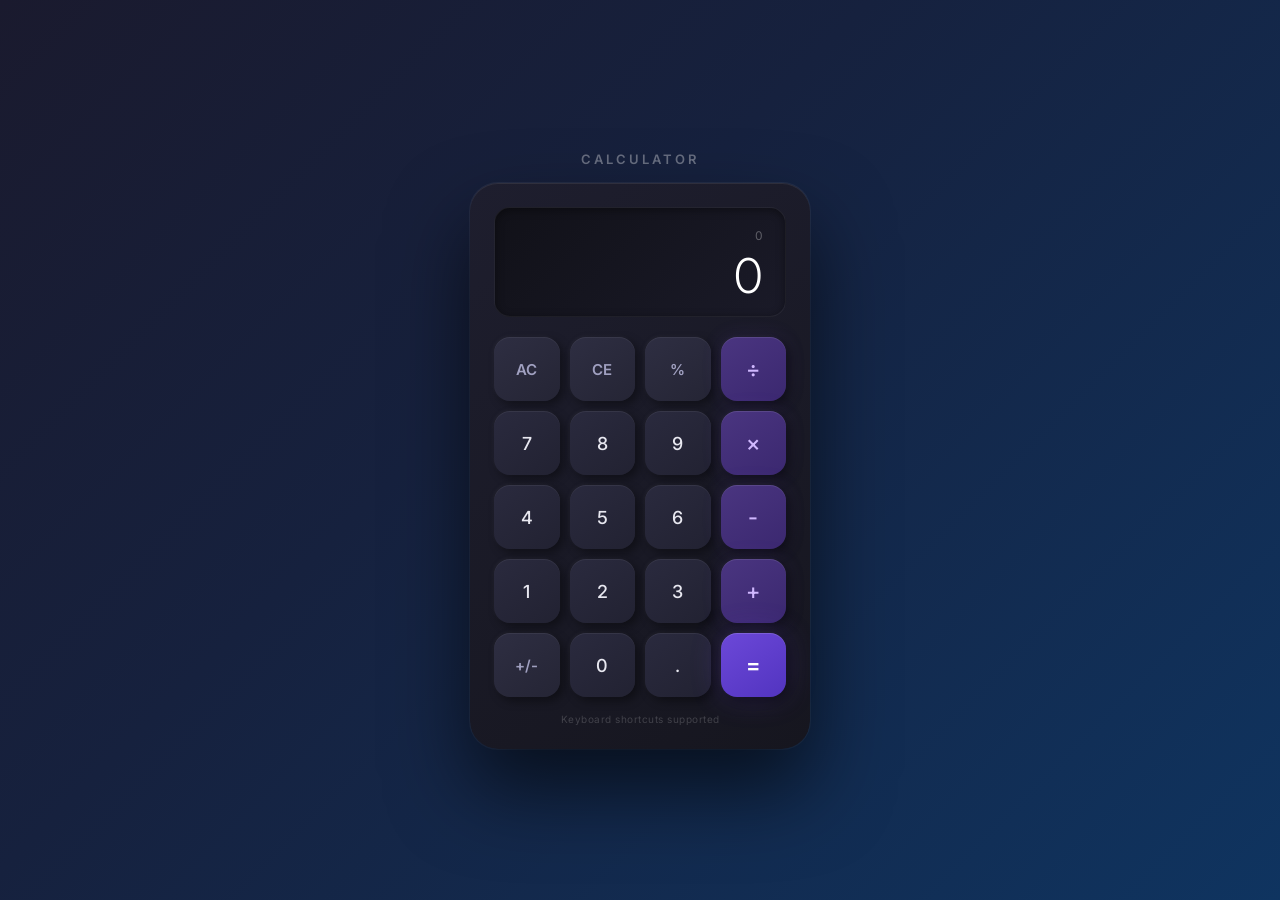
<file: Task2_Calculator/index.html>
<!DOCTYPE html>
<html lang="en">
<head>
  <meta charset="UTF-8" />
  <meta name="viewport" content="width=device-width, initial-scale=1.0"/>
  <title>Calculator</title>
  <link href="https://fonts.googleapis.com/css2?family=Inter:wght@300;400;500;600;700&display=swap" rel="stylesheet"/>
  <style>
    *, *::before, *::after {
      box-sizing: border-box;
      margin: 0;
      padding: 0;
    }

    body {
      font-family: 'Inter', sans-serif;
      min-height: 100vh;
      display: flex;
      align-items: center;
      justify-content: center;
      background: linear-gradient(135deg, #1a1a2e 0%, #16213e 40%, #0f3460 100%);
      padding: 20px;
    }

    .calc-wrapper {
      display: flex;
      flex-direction: column;
      align-items: center;
      gap: 16px;
    }

    .calc-title {
      font-size: 13px;
      font-weight: 600;
      letter-spacing: 3px;
      text-transform: uppercase;
      color: rgba(255, 255, 255, 0.35);
    }

    .calc-container {
      width: 340px;
      background: linear-gradient(145deg, #1e1e2e, #16161f);
      border-radius: 28px;
      padding: 24px;
      box-shadow:
        0 40px 80px rgba(0, 0, 0, 0.6),
        0 0 0 1px rgba(255, 255, 255, 0.06),
        inset 0 1px 0 rgba(255, 255, 255, 0.08);
    }

    /* ─── Display ─── */
    .display-panel {
      background: linear-gradient(135deg, #111118, #1a1a28);
      border-radius: 16px;
      padding: 20px 22px 16px;
      margin-bottom: 20px;
      min-height: 110px;
      display: flex;
      flex-direction: column;
      justify-content: space-between;
      border: 1px solid rgba(255, 255, 255, 0.05);
      box-shadow: inset 0 2px 8px rgba(0, 0, 0, 0.4);
    }

    .expression-row {
      font-size: 12px;
      color: rgba(255, 255, 255, 0.3);
      text-align: right;
      min-height: 18px;
      overflow: hidden;
      text-overflow: ellipsis;
      white-space: nowrap;
      font-weight: 400;
      letter-spacing: 0.3px;
    }

    .main-display {
      font-size: 48px;
      text-align: right;
      color: #ffffff;
      font-weight: 300;
      line-height: 1;
      overflow: hidden;
      text-overflow: ellipsis;
      white-space: nowrap;
      transition: font-size 0.1s ease;
    }

    /* ─── Button Grid ─── */
    .button-grid {
      display: grid;
      grid-template-columns: repeat(4, 1fr);
      gap: 10px;
    }

    .calc-btn {
      height: 64px;
      border-radius: 16px;
      border: none;
      font-size: 18px;
      font-weight: 500;
      font-family: 'Inter', sans-serif;
      cursor: pointer;
      transition: transform 0.08s ease, box-shadow 0.08s ease, background 0.1s ease;
      outline: none;
      -webkit-tap-highlight-color: transparent;
      user-select: none;
    }

    .calc-btn:active,
    .calc-btn.pressed {
      transform: scale(0.93);
    }

    /* Digit buttons */
    .btn-digit {
      background: linear-gradient(145deg, #2a2a3e, #222232);
      color: #e8e8f0;
      box-shadow:
        4px 4px 10px rgba(0, 0, 0, 0.4),
        -1px -1px 4px rgba(255, 255, 255, 0.04),
        inset 0 1px 0 rgba(255, 255, 255, 0.06);
    }

    .btn-digit:hover {
      background: linear-gradient(145deg, #32324a, #2a2a3e);
    }

    /* Function buttons */
    .btn-function {
      background: linear-gradient(145deg, #2e2e42, #252535);
      color: #a0a0c0;
      font-size: 15px;
      font-weight: 600;
      box-shadow:
        4px 4px 10px rgba(0, 0, 0, 0.4),
        -1px -1px 4px rgba(255, 255, 255, 0.04),
        inset 0 1px 0 rgba(255, 255, 255, 0.06);
    }

    .btn-function:hover {
      background: linear-gradient(145deg, #36364e, #2e2e42);
      color: #c0c0e0;
    }

    /* Operator buttons */
    .btn-operator {
      background: linear-gradient(145deg, #4a3580, #3b2870);
      color: #d0b8ff;
      font-size: 22px;
      box-shadow:
        4px 4px 12px rgba(0, 0, 0, 0.5),
        -1px -1px 4px rgba(255, 255, 255, 0.04),
        inset 0 1px 0 rgba(255, 255, 255, 0.1),
        0 0 20px rgba(120, 80, 220, 0.15);
    }

    .btn-operator:hover {
      background: linear-gradient(145deg, #5c44a0, #4a3580);
    }

    .btn-operator.active-op {
      background: linear-gradient(145deg, #7c5cc0, #6248a8) !important;
      color: #ffffff !important;
      box-shadow: 0 0 24px rgba(140, 100, 240, 0.4), inset 0 1px 0 rgba(255, 255, 255, 0.2) !important;
    }

    /* Equals button */
    .btn-equals {
      background: linear-gradient(145deg, #6c48d8, #5234c0);
      color: #ffffff;
      font-size: 22px;
      font-weight: 600;
      box-shadow:
        4px 4px 14px rgba(0, 0, 0, 0.5),
        -1px -1px 4px rgba(255, 255, 255, 0.05),
        inset 0 1px 0 rgba(255, 255, 255, 0.15),
        0 0 30px rgba(108, 72, 216, 0.3);
    }

    .btn-equals:hover {
      background: linear-gradient(145deg, #8060f0, #6c48d8);
      box-shadow: 5px 5px 18px rgba(0, 0, 0, 0.55), 0 0 36px rgba(128, 96, 240, 0.4);
    }

    .keyboard-hint {
      text-align: center;
      font-size: 10px;
      color: rgba(255, 255, 255, 0.18);
      margin-top: 16px;
      letter-spacing: 0.5px;
    }

    @media (max-width: 400px) {
      .calc-container { width: 300px; padding: 18px; }
      .calc-btn { height: 56px; font-size: 16px; border-radius: 13px; }
      .main-display { font-size: 36px; }
    }
  </style>
</head>
<body>

  <div class="calc-wrapper">
    <div class="calc-title">Calculator</div>
    <div class="calc-container">

      <div class="display-panel">
        <div class="expression-row" id="expression">0</div>
        <div class="main-display" id="display">0</div>
      </div>

      <div class="button-grid">
        <!-- Row 1 -->
        <button class="calc-btn btn-function" data-action="clear">AC</button>
        <button class="calc-btn btn-function" data-action="ce">CE</button>
        <button class="calc-btn btn-function" data-action="percent">%</button>
        <button class="calc-btn btn-operator" data-action="operator" data-op="÷">÷</button>
        <!-- Row 2 -->
        <button class="calc-btn btn-digit" data-action="digit" data-val="7">7</button>
        <button class="calc-btn btn-digit" data-action="digit" data-val="8">8</button>
        <button class="calc-btn btn-digit" data-action="digit" data-val="9">9</button>
        <button class="calc-btn btn-operator" data-action="operator" data-op="×">×</button>
        <!-- Row 3 -->
        <button class="calc-btn btn-digit" data-action="digit" data-val="4">4</button>
        <button class="calc-btn btn-digit" data-action="digit" data-val="5">5</button>
        <button class="calc-btn btn-digit" data-action="digit" data-val="6">6</button>
        <button class="calc-btn btn-operator" data-action="operator" data-op="-">-</button>
        <!-- Row 4 -->
        <button class="calc-btn btn-digit" data-action="digit" data-val="1">1</button>
        <button class="calc-btn btn-digit" data-action="digit" data-val="2">2</button>
        <button class="calc-btn btn-digit" data-action="digit" data-val="3">3</button>
        <button class="calc-btn btn-operator" data-action="operator" data-op="+">+</button>
        <!-- Row 5 -->
        <button class="calc-btn btn-function" data-action="sign">+/-</button>
        <button class="calc-btn btn-digit" data-action="digit" data-val="0">0</button>
        <button class="calc-btn btn-digit" data-action="dot">.</button>
        <button class="calc-btn btn-equals" data-action="equals">=</button>
      </div>

      <div class="keyboard-hint">Keyboard shortcuts supported</div>
    </div>
  </div>

  <script>
    // ─── State ───────────────────────────────────────────────────────────────
    let display          = "0";
    let expression       = "";
    let prevValue        = null;
    let currentOp        = null;
    let waitingForOp     = false;
    let justCalculated   = false;

    // ─── DOM helpers ─────────────────────────────────────────────────────────
    const displayEl    = document.getElementById("display");
    const expressionEl = document.getElementById("expression");

    function updateUI() {
      displayEl.textContent = display;
      expressionEl.textContent = expression || "0";

      // Shrink font for long numbers
      const len = display.length;
      displayEl.style.fontSize =
        len > 14 ? "22px" :
        len > 10 ? "30px" :
        len > 7  ? "38px" : "48px";
    }

    // ─── Core logic ──────────────────────────────────────────────────────────
    function calculate(a, b, op) {
      switch (op) {
        case "+": return a + b;
        case "-": return a - b;
        case "×": return a * b;
        case "÷": return b === 0 ? "Error" : a / b;
        default:  return b;
      }
    }

    function formatNum(n) {
      if (n === "Error") return "Error";
      if (!isFinite(n))  return "Error";
      if (Number.isInteger(n) && Math.abs(n) < 1e15) return String(n);
      return parseFloat(n.toPrecision(12)).toString();
    }

    function inputDigit(d) {
      if (justCalculated) {
        display = d; expression = d; justCalculated = false;
      } else if (waitingForOp) {
        display = d;
        expression += d;
        waitingForOp = false;
      } else {
        display = display === "0" ? d : display + d;
        expression = expression === "" || expression === "0" ? d : expression + d;
      }
      updateUI();
    }

    function inputDot() {
      if (justCalculated) {
        display = "0."; expression = "0."; justCalculated = false;
      } else if (waitingForOp) {
        display = "0."; expression += "0."; waitingForOp = false;
      } else if (!display.includes(".")) {
        display += "."; expression += ".";
      }
      updateUI();
    }

    function handleOperator(op) {
      const current = parseFloat(display);

      // Highlight active operator button
      document.querySelectorAll(".btn-operator").forEach(b => b.classList.remove("active-op"));
      document.querySelectorAll(".btn-operator").forEach(b => {
        if (b.dataset.op === op) b.classList.add("active-op");
      });

      if (prevValue !== null && !waitingForOp) {
        const result = calculate(prevValue, current, currentOp);
        const rs = formatNum(result);
        display = rs;
        prevValue = parseFloat(rs);
        expression = rs + " " + op + " ";
      } else {
        prevValue = current;
        expression = (justCalculated ? display : expression) + " " + op + " ";
      }

      currentOp    = op;
      waitingForOp = true;
      justCalculated = false;
      updateUI();
    }

    function handleEquals() {
      if (prevValue === null || waitingForOp) return;

      const current = parseFloat(display);
      const result  = calculate(prevValue, current, currentOp);
      const rs      = formatNum(result);

      expression = expression + " = " + rs;
      display    = rs;
      prevValue  = null;
      currentOp  = null;
      waitingForOp   = false;
      justCalculated = true;

      // Remove operator highlight
      document.querySelectorAll(".btn-operator").forEach(b => b.classList.remove("active-op"));
      updateUI();
    }

    function handleClear() {
      display = "0"; expression = "";
      prevValue = null; currentOp = null;
      waitingForOp = false; justCalculated = false;
      document.querySelectorAll(".btn-operator").forEach(b => b.classList.remove("active-op"));
      updateUI();
    }

    function handleCE() {
      display = "0";
      if (!waitingForOp) {
        const trimmed = expression.trimEnd();
        const lastSpace = trimmed.lastIndexOf(" ");
        expression = lastSpace >= 0 ? expression.substring(0, lastSpace + 1) : "";
      }
      waitingForOp = false;
      updateUI();
    }

    function handleSign() {
      const val = parseFloat(display) * -1;
      display = formatNum(val);
      updateUI();
    }

    function handlePercent() {
      const val = parseFloat(display) / 100;
      display = formatNum(val);
      if (!waitingForOp) {
        const parts = expression.split(/([+\-×÷] )/);
        parts[parts.length - 1] = formatNum(val);
        expression = parts.join("");
      }
      updateUI();
    }

    function handleBackspace() {
      if (justCalculated) return;
      display = display.length > 1 ? display.slice(0, -1) : "0";
      updateUI();
    }

    // ─── Button click events ──────────────────────────────────────────────────
    document.querySelectorAll(".calc-btn").forEach(btn => {
      btn.addEventListener("click", () => {
        const action = btn.dataset.action;
        if (action === "digit")    inputDigit(btn.dataset.val);
        else if (action === "dot")      inputDot();
        else if (action === "operator") handleOperator(btn.dataset.op);
        else if (action === "equals")   handleEquals();
        else if (action === "clear")    handleClear();
        else if (action === "ce")       handleCE();
        else if (action === "sign")     handleSign();
        else if (action === "percent")  handlePercent();

        // Button press animation
        btn.classList.add("pressed");
        setTimeout(() => btn.classList.remove("pressed"), 120);
      });
    });

    // ─── Keyboard support ────────────────────────────────────────────────────
    const keyMap = {
      "0":"0","1":"1","2":"2","3":"3","4":"4",
      "5":"5","6":"6","7":"7","8":"8","9":"9"
    };

    document.addEventListener("keydown", (e) => {
      if (keyMap[e.key] !== undefined) {
        inputDigit(e.key);
        flashBtn(`[data-val="${e.key}"]`);
      } else if (e.key === ".") {
        inputDot();
        flashBtn(`[data-action="dot"]`);
      } else if (e.key === "+") {
        handleOperator("+");
        flashBtn(`[data-op="+"]`);
      } else if (e.key === "-") {
        handleOperator("-");
        flashBtn(`[data-op="-"]`);
      } else if (e.key === "*") {
        handleOperator("×");
        flashBtn(`[data-op="×"]`);
      } else if (e.key === "/") {
        e.preventDefault();
        handleOperator("÷");
        flashBtn(`[data-op="÷"]`);
      } else if (e.key === "Enter" || e.key === "=") {
        handleEquals();
        flashBtn(`[data-action="equals"]`);
      } else if (e.key === "Escape") {
        handleClear();
        flashBtn(`[data-action="clear"]`);
      } else if (e.key === "Backspace") {
        handleBackspace();
        flashBtn(`[data-action="ce"]`);
      } else if (e.key === "%") {
        handlePercent();
        flashBtn(`[data-action="percent"]`);
      }
    });

    function flashBtn(selector) {
      const btn = document.querySelector(selector);
      if (!btn) return;
      btn.classList.add("pressed");
      setTimeout(() => btn.classList.remove("pressed"), 120);
    }

    // ─── Init ─────────────────────────────────────────────────────────────────
    updateUI();
  </script>

</body>
</html>
</file>
